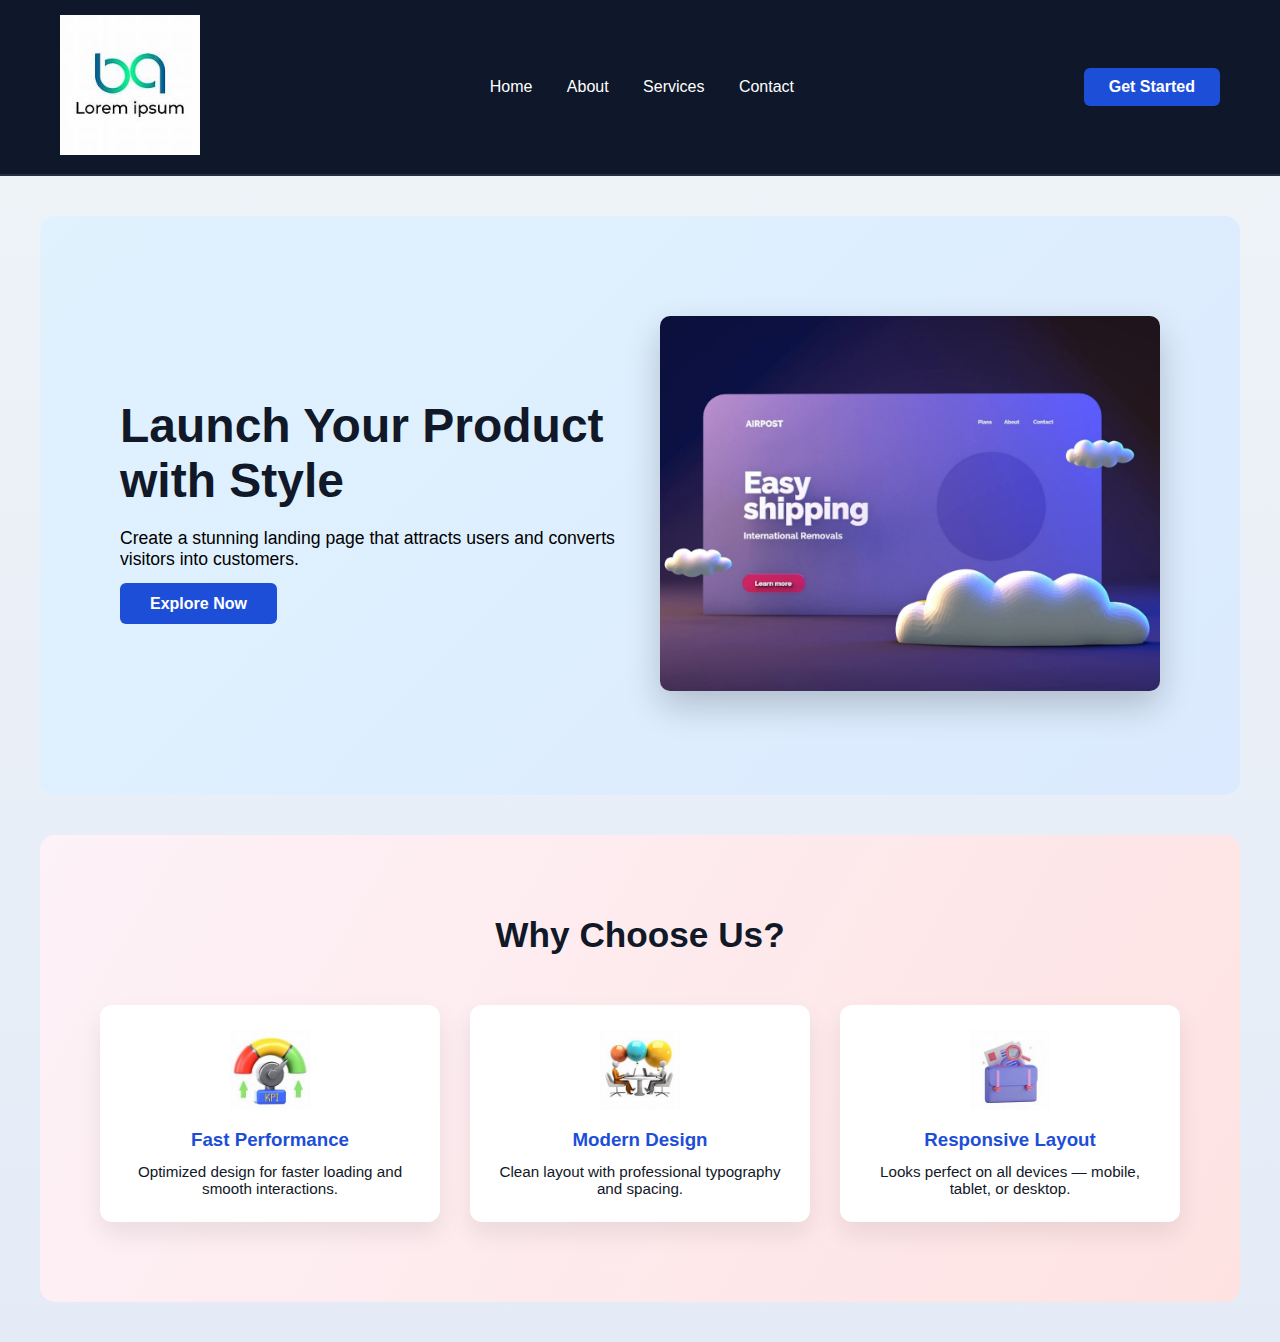
<file: Landing_Page/index.html>
<!DOCTYPE html>
<html lang="en">
<head>
<meta charset="UTF-8">
<meta name="viewport" content="width=device-width, initial-scale=1.0">
<title>Home - Landing Page</title>
<link rel="stylesheet" href="style.css">
</head>
<body>

<header class="navbar">
    <div class="logo">
        <img src="images/logo (1).png" alt="Logo">
    </div>
    <nav class="nav-links">
        <a href="index.html">Home</a>
        <a href="about.html">About</a>
        <a href="services.html">Services</a>
        <a href="contact.html">Contact</a>
    </nav>
    <a href="contact.html" class="btn">Get Started</a>
</header>

<section class="hero">
    <div class="hero-text">
        <h1>Launch Your Product with Style</h1>
        <p>Create a stunning landing page that attracts users and converts visitors into customers.</p>
        <a href="contact.html" class="btn-hero">Explore Now</a>
    </div>
    <div class="hero-image">
        <img src="images/hero-bg.jpg" alt="Hero Image">
    </div>
</section>

<section class="features">
    <h2>Why Choose Us?</h2>
    <div class="feature-grid">
        <div class="feature-card">
            <img src="images/feature1.png" alt="Feature 1">
            <h3>Fast Performance</h3>
            <p>Optimized design for faster loading and smooth interactions.</p>
        </div>
        <div class="feature-card">
            <img src="images/feature2.png" alt="Feature 2">
            <h3>Modern Design</h3>
            <p>Clean layout with professional typography and spacing.</p>
        </div>
        <div class="feature-card">
            <img src="images/feature3.png" alt="Feature 3">
            <h3>Responsive Layout</h3>
            <p>Looks perfect on all devices — mobile, tablet, or desktop.</p>
        </div>
    </div>
</section>

</body>
</html>
</file>
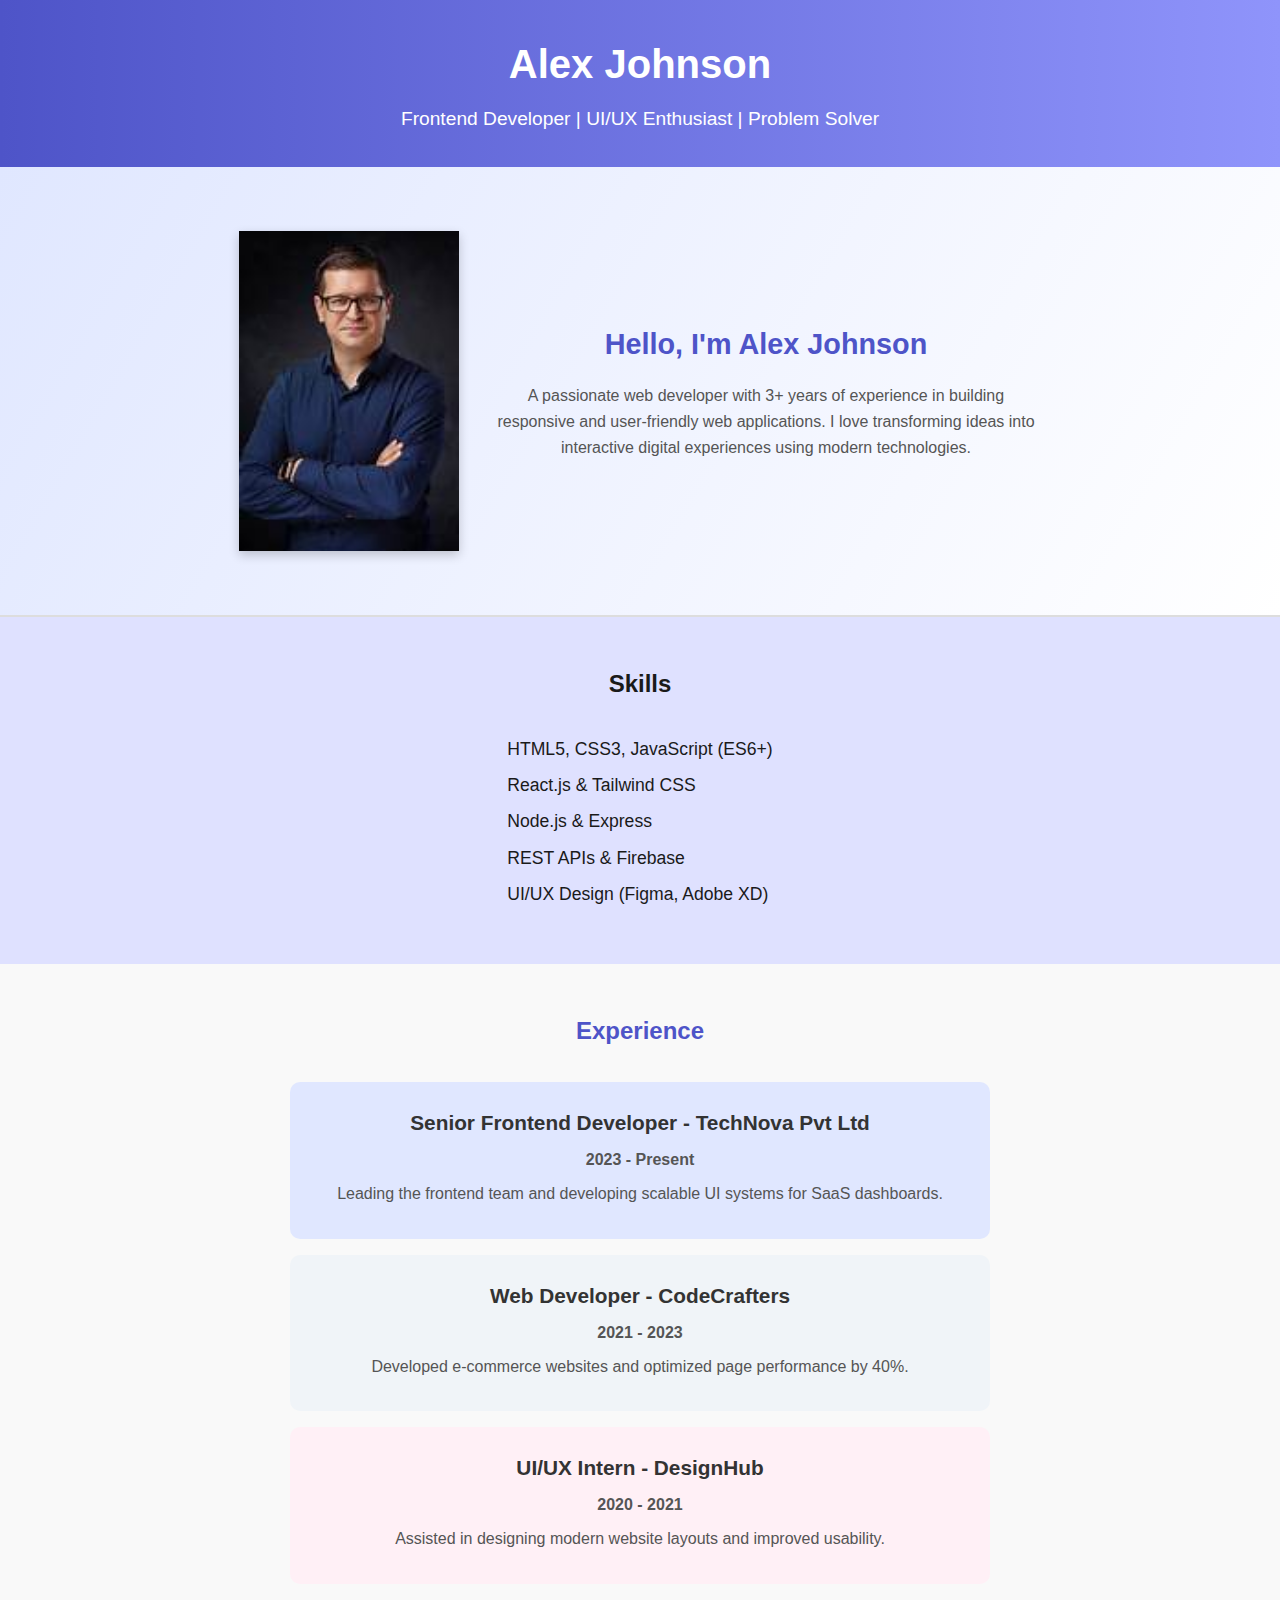
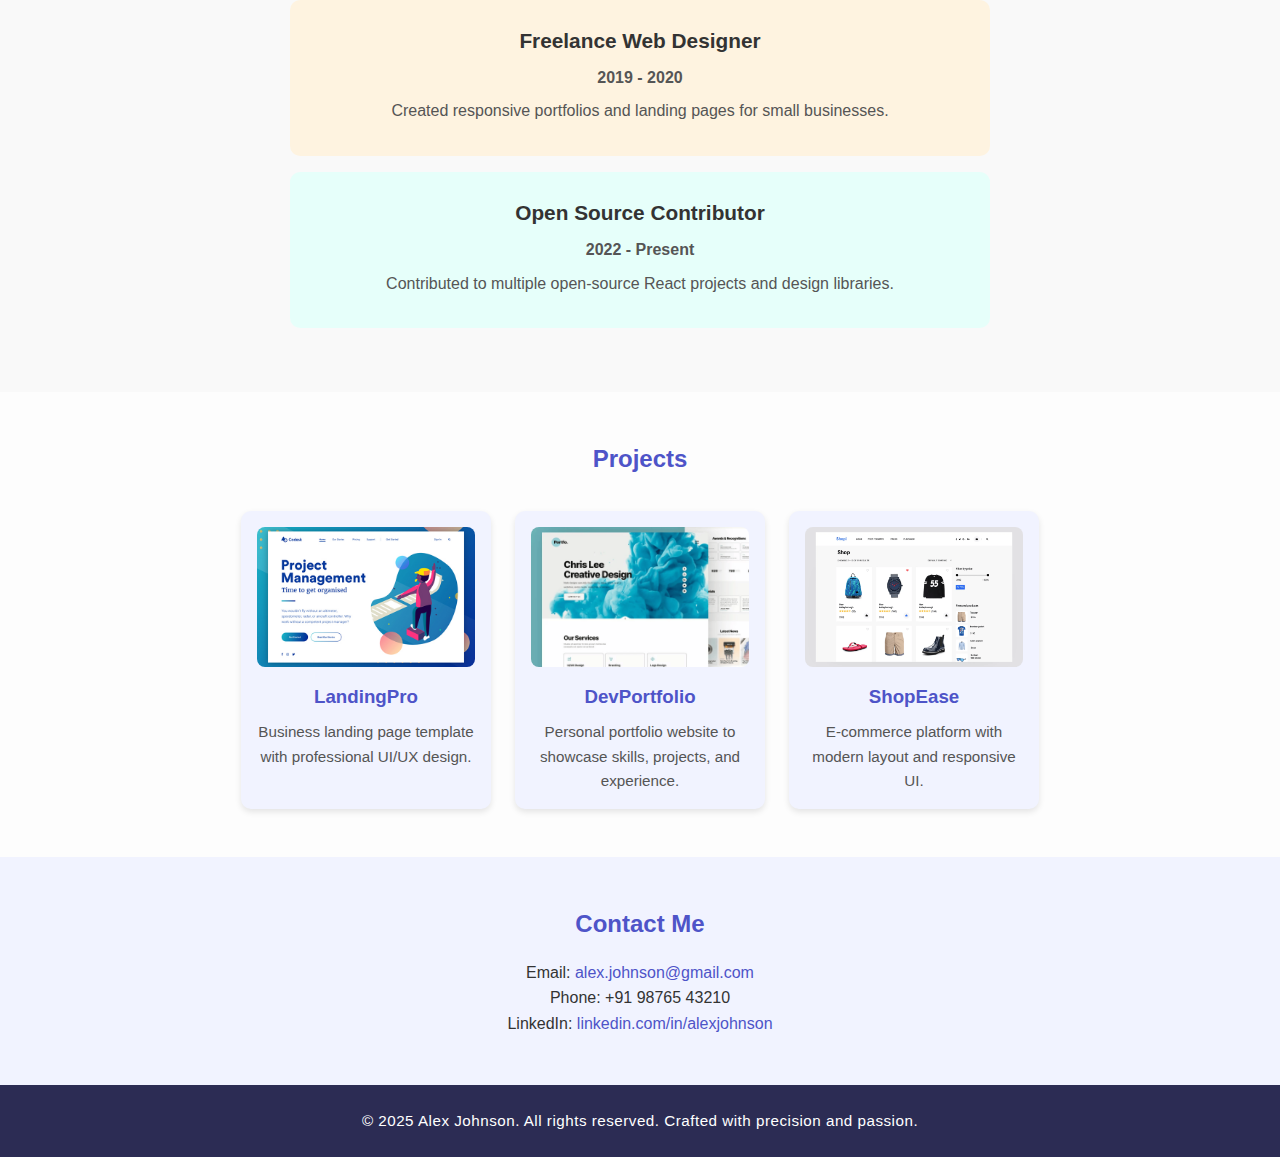
<file: portfolio/index.html>
<!DOCTYPE html>
<html lang="en">
<head>
  <meta charset="UTF-8" />
  <meta name="viewport" content="width=device-width, initial-scale=1.0" />
  <title>Alex Johnson - Portfolio</title>
  <link rel="stylesheet" href="style.css" />
</head>
<body>
  <header>
    <h1>Alex Johnson</h1>
    <p>Frontend Developer | UI/UX Enthusiast | Problem Solver</p>
  </header>

  <!-- Hero Section -->
  <section class="hero">
    <img src="images/profile.png" alt="Alex Johnson">
    <div class="hero-content">
      <h2>Hello, I'm Alex Johnson </h2>
      <p>
        A passionate web developer with 3+ years of experience in building 
        responsive and user-friendly web applications. I love transforming ideas 
        into interactive digital experiences using modern technologies.
      </p>
    </div>
  </section>

  <!-- Skills Section -->
  <section class="skills">
    <h2>Skills</h2>
    <ul>
      <li>HTML5, CSS3, JavaScript (ES6+)</li>
      <li>React.js & Tailwind CSS</li>
      <li>Node.js & Express</li>
      <li>REST APIs & Firebase</li>
      <li>UI/UX Design (Figma, Adobe XD)</li>
    </ul>
  </section>

  <!-- Experience Section -->
  <section class="experience">
    <h2>Experience</h2>

    <div class="exp-item exp-color1">
      <h3>Senior Frontend Developer - TechNova Pvt Ltd</h3>
      <p><strong>2023 - Present</strong></p>
      <p>Leading the frontend team and developing scalable UI systems for SaaS dashboards.</p>
    </div>

    <div class="exp-item exp-color2">
      <h3>Web Developer - CodeCrafters</h3>
      <p><strong>2021 - 2023</strong></p>
      <p>Developed e-commerce websites and optimized page performance by 40%.</p>
    </div>

    <div class="exp-item exp-color3">
      <h3>UI/UX Intern - DesignHub</h3>
      <p><strong>2020 - 2021</strong></p>
      <p>Assisted in designing modern website layouts and improved usability.</p>
    </div>

    <div class="exp-item exp-color4">
      <h3>Freelance Web Designer</h3>
      <p><strong>2019 - 2020</strong></p>
      <p>Created responsive portfolios and landing pages for small businesses.</p>
    </div>

    <div class="exp-item exp-color5">
      <h3>Open Source Contributor</h3>
      <p><strong>2022 - Present</strong></p>
      <p>Contributed to multiple open-source React projects and design libraries.</p>
    </div>
  </section>

  <!-- Projects Section -->
  <section class="projects">
    <h2>Projects</h2>
    <div class="project-grid">
      <div class="project-card">
        <img src="images/project1.png" alt="LandingPro">
        <h3>LandingPro</h3>
        <p>Business landing page template with professional UI/UX design.</p>
      </div>
      <div class="project-card">
        <img src="images/project2.png" alt="DevPortfolio">
        <h3>DevPortfolio</h3>
        <p>Personal portfolio website to showcase skills, projects, and experience.</p>
      </div>
      <div class="project-card">
        <img src="images/project3.png" alt="ShopEase">
        <h3>ShopEase</h3>
        <p>E-commerce platform with modern layout and responsive UI.</p>
      </div>
    </div>
  </section>

  <!-- Contact Section -->
  <section class="contact">
    <h2>Contact Me</h2>
    <p>Email: <a href="mailto:alex.johnson@gmail.com">alex.johnson@gmail.com</a></p>
    <p>Phone: +91 98765 43210</p>
    <p>LinkedIn: <a href="#">linkedin.com/in/alexjohnson</a></p>
  </section>

  <!-- Footer -->
  <footer>
    <p>© 2025 Alex Johnson. All rights reserved. Crafted with precision and passion.</p>
  </footer>
</body>
</html>
</file>
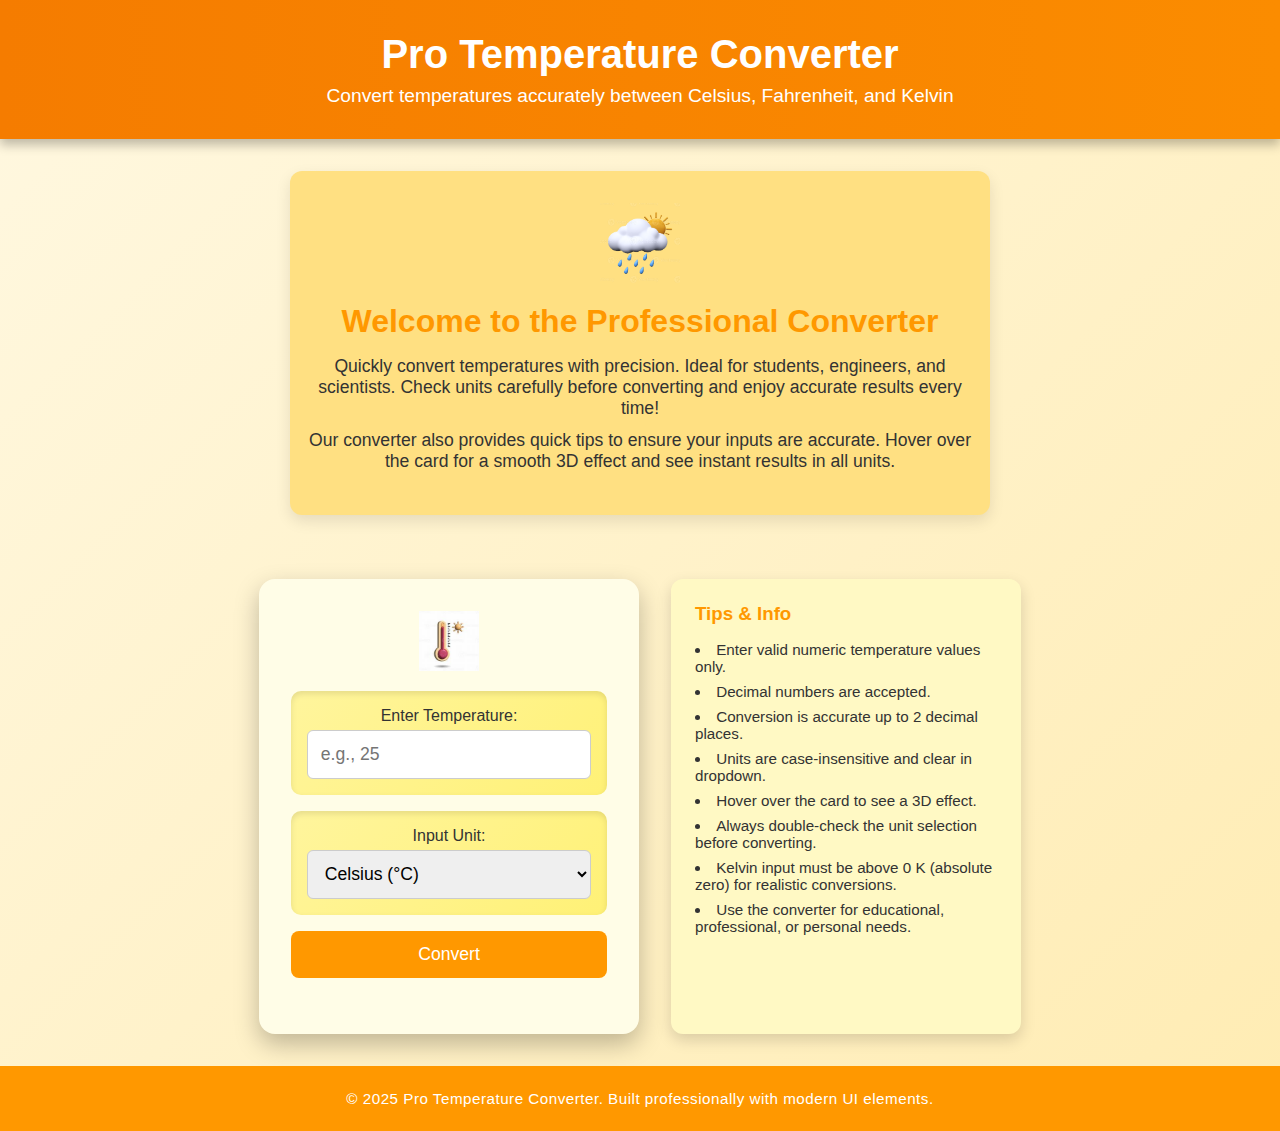
<file: temperature-converter/index.html>
<!DOCTYPE html>
<html lang="en">
<head>
  <meta charset="UTF-8">
  <meta name="viewport" content="width=device-width, initial-scale=1.0">
  <title>Pro Temperature Converter</title>
  <link rel="stylesheet" href="style.css">
</head>
<body>
  <header>
    <h1>Pro Temperature Converter</h1>
    <p>Convert temperatures accurately between Celsius, Fahrenheit, and Kelvin</p>
  </header>

  <main>
    <!-- Intro Section -->
    <section class="intro">
      <img src="images/weather.png" alt="Weather Icon" class="intro-img">
      <h2>Welcome to the Professional Converter</h2>
      <p>
        Quickly convert temperatures with precision. Ideal for students, engineers, and scientists.
        Check units carefully before converting and enjoy accurate results every time!
      </p>
      <p>
        Our converter also provides quick tips to ensure your inputs are accurate. 
        Hover over the card for a smooth 3D effect and see instant results in all units.
      </p>
    </section>

    <!-- Converter Section -->
    <section class="converter-section">
      <div class="converter-card">
        <img src="images/thermometer.png" alt="Thermometer Icon" class="card-img">

        <div class="input-box">
          <label for="tempInput">Enter Temperature:</label>
          <input type="text" id="tempInput" placeholder="e.g., 25">
        </div>

        <div class="unit-box">
          <label for="unitSelect">Input Unit:</label>
          <select id="unitSelect">
            <option value="c">Celsius (°C)</option>
            <option value="f">Fahrenheit (°F)</option>
            <option value="k">Kelvin (K)</option>
          </select>
        </div>

        <button id="convertBtn">Convert</button>

        <div id="result" class="result"></div>
      </div>

      <!-- Tips & Info -->
      <div class="tips">
        <h3>Tips & Info</h3>
        <ul>
          <li>Enter valid numeric temperature values only.</li>
          <li>Decimal numbers are accepted.</li>
          <li>Conversion is accurate up to 2 decimal places.</li>
          <li>Units are case-insensitive and clear in dropdown.</li>
          <li>Hover over the card to see a 3D effect.</li>
          <li>Always double-check the unit selection before converting.</li>
          <li>Kelvin input must be above 0 K (absolute zero) for realistic conversions.</li>
          <li>Use the converter for educational, professional, or personal needs.</li>
        </ul>
      </div>
    </section>
  </main>

  <footer>
    <p>© 2025 Pro Temperature Converter. Built professionally with modern UI elements.</p>
  </footer>

  <script src="script.js"></script>
</body>
</html>
</file>
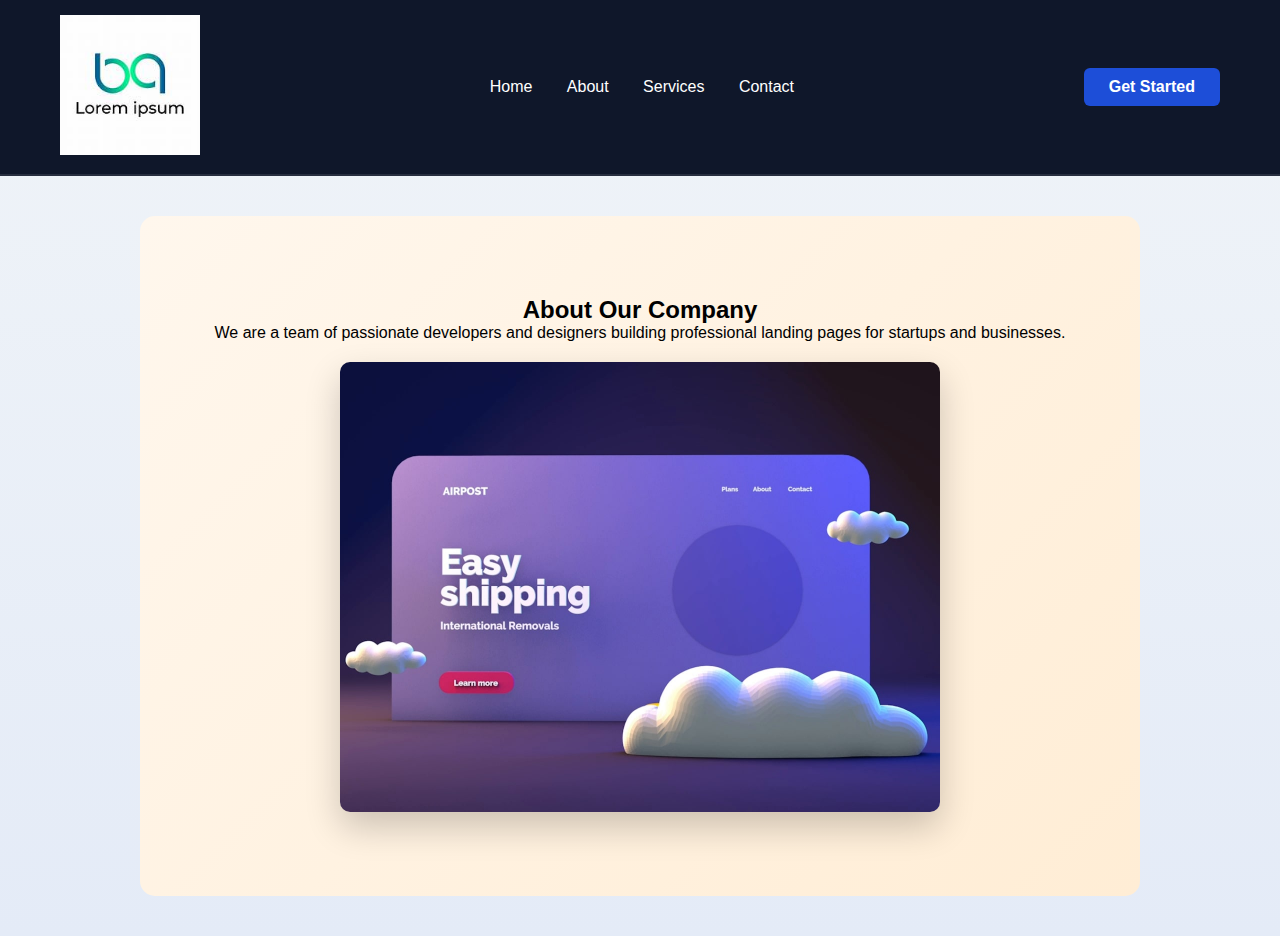
<file: Landing_Page/about.html>
<!DOCTYPE html>
<html lang="en">
<head>
<meta charset="UTF-8">
<meta name="viewport" content="width=device-width, initial-scale=1.0">
<title>About Us</title>
<link rel="stylesheet" href="style.css">
</head>
<body>

<header class="navbar">
    <div class="logo">
        <img src="images/logo (1).png" alt="Logo">
    </div>
    <nav class="nav-links">
        <a href="index.html">Home</a>
        <a href="about.html">About</a>
        <a href="services.html">Services</a>
        <a href="contact.html">Contact</a>
    </nav>
    <a href="contact.html" class="btn">Get Started</a>
</header>

<section class="about" style="padding:80px 60px; text-align:center;">
    <h2>About Our Company</h2>
    <p>We are a team of passionate developers and designers building professional landing pages for startups and businesses.</p>
    <img src="images/hero-bg.jpg" alt="Team Image" style="width:100%; max-width:600px; margin-top:20px; border-radius:10px; box-shadow:0 15px 35px rgba(0,0,0,0.2); transition: transform 0.4s;">
</section>

</body>
</html>
</file>
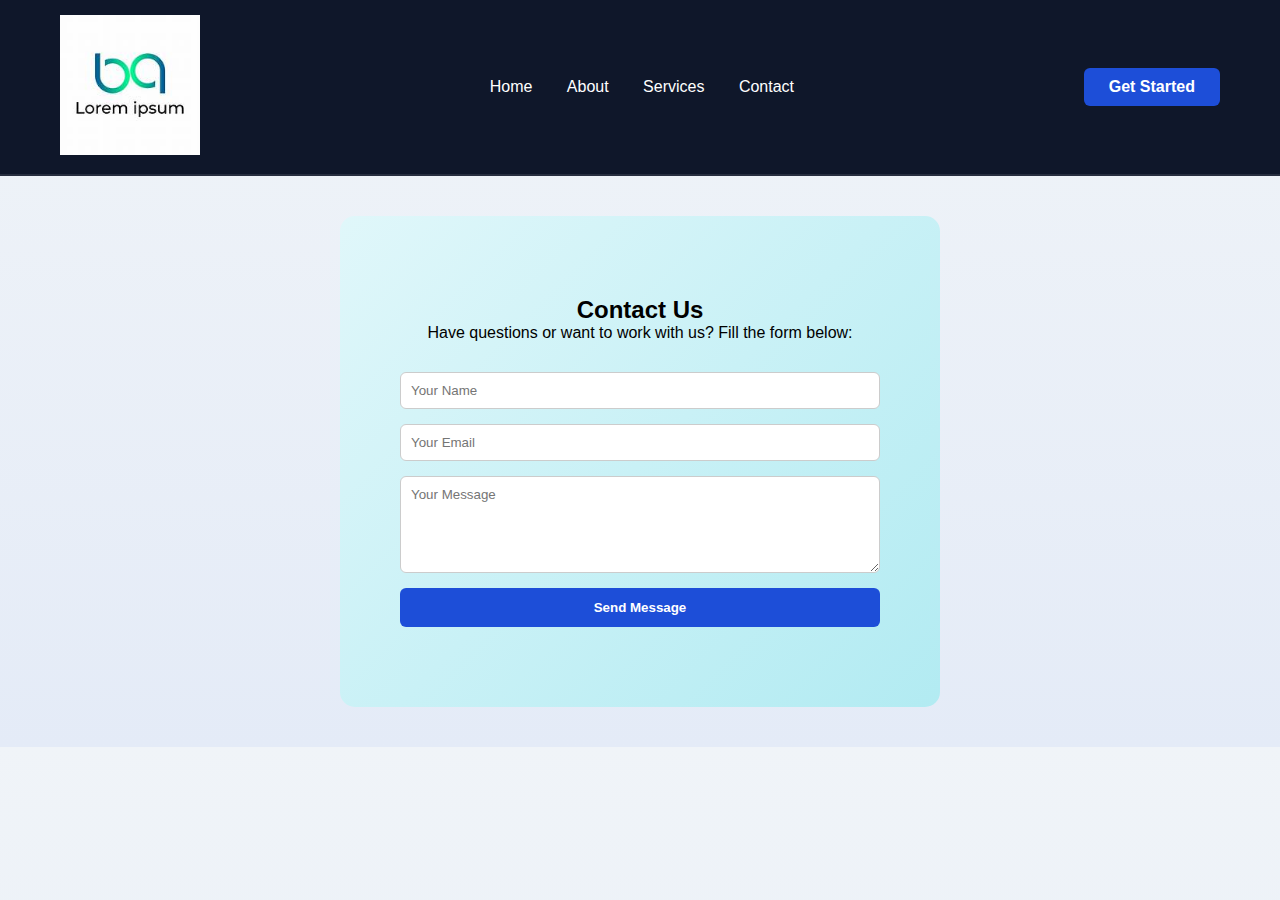
<file: Landing_Page/contact.html>
<!DOCTYPE html>
<html lang="en">
<head>
<meta charset="UTF-8">
<meta name="viewport" content="width=device-width, initial-scale=1.0">
<title>Contact Us</title>
<link rel="stylesheet" href="style.css">
</head>
<body>

<header class="navbar">
    <div class="logo">
        <img src="images/logo (1).png" alt="Logo">
    </div>
    <nav class="nav-links">
        <a href="index.html">Home</a>
        <a href="about.html">About</a>
        <a href="services.html">Services</a>
        <a href="contact.html">Contact</a>
    </nav>
    <a href="contact.html" class="btn">Get Started</a>
</header>

<section class="contact" style="padding:80px 60px; text-align:center;">
    <h2>Contact Us</h2>
    <p>Have questions or want to work with us? Fill the form below:</p>
    <form style="margin-top:30px; max-width:500px; margin-left:auto; margin-right:auto; display:flex; flex-direction:column; gap:15px;">
        <input type="text" placeholder="Your Name" required style="padding:10px; border-radius:6px; border:1px solid #ccc;">
        <input type="email" placeholder="Your Email" required style="padding:10px; border-radius:6px; border:1px solid #ccc;">
        <textarea placeholder="Your Message" rows="5" style="padding:10px; border-radius:6px; border:1px solid #ccc;"></textarea>
        <button type="submit" style="padding:12px; border:none; border-radius:6px; background:var(--primary); color:#fff; font-weight:600; cursor:pointer; transition: transform 0.3s, box-shadow 0.3s;">
            Send Message
        </button>
    </form>
</section>

</body>
</html>
</file>
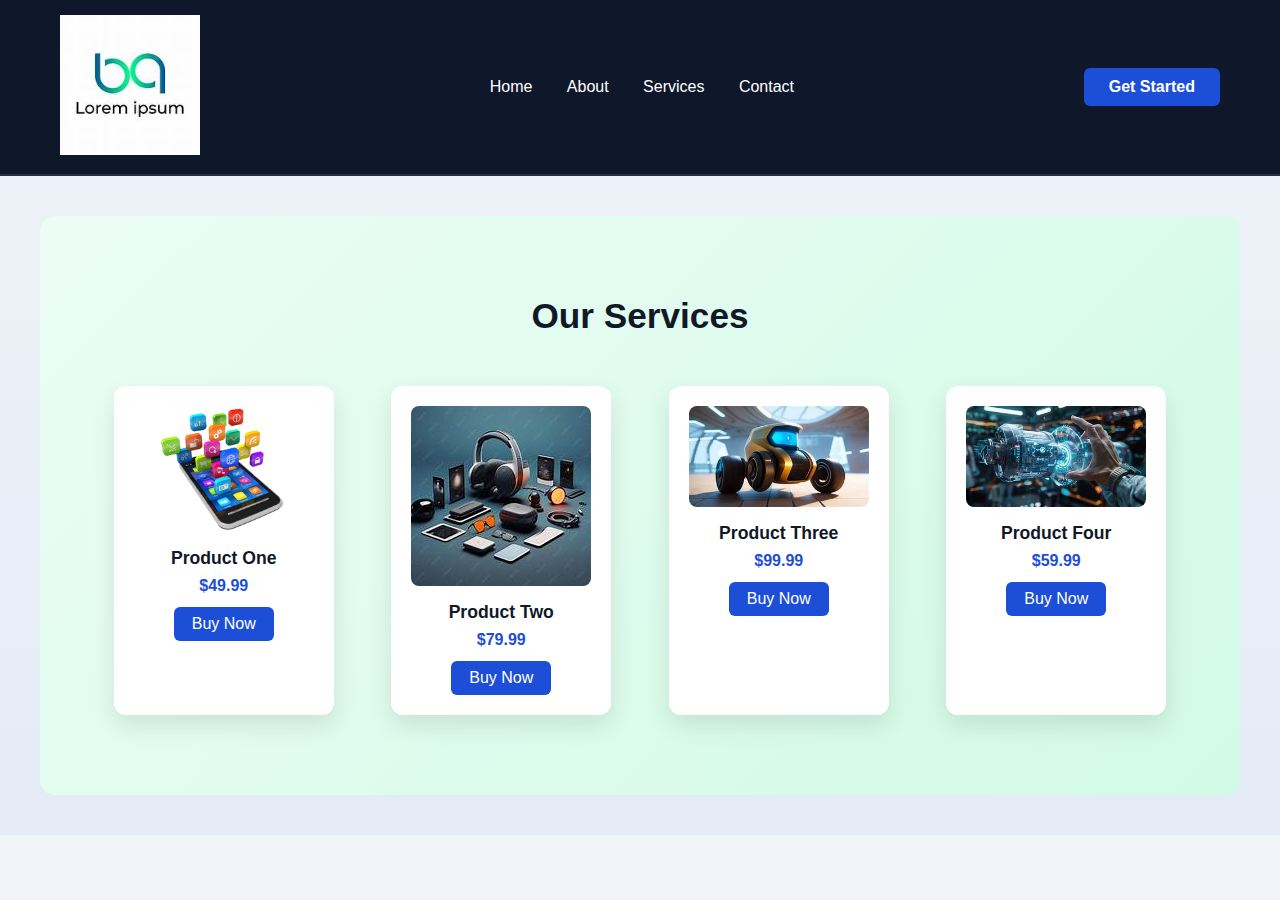
<file: Landing_Page/services.html>
<!DOCTYPE html>
<html lang="en">
<head>
<meta charset="UTF-8">
<meta name="viewport" content="width=device-width, initial-scale=1.0">
<title>Services</title>
<link rel="stylesheet" href="style.css">
</head>
<body>

<header class="navbar">
    <div class="logo">
        <img src="images/logo (1).png" alt="Logo">
    </div>
    <nav class="nav-links">
        <a href="index.html">Home</a>
        <a href="about.html">About</a>
        <a href="services.html">Services</a>
        <a href="contact.html">Contact</a>
    </nav>
    <a href="contact.html" class="btn">Get Started</a>
</header>

<section class="products">
    <h2>Our Services</h2>
    <div class="product-grid">
        <div class="product-card">
            <img src="images/product1.png" alt="Product 1">
            <h3>Product One</h3>
            <p>$49.99</p>
            <a href="contact.html" class="btn-product">Buy Now</a>
        </div>
        <div class="product-card">
            <img src="images/product2.png" alt="Product 2">
            <h3>Product Two</h3>
            <p>$79.99</p>
            <a href="contact.html" class="btn-product">Buy Now</a>
        </div>
        <div class="product-card">
            <img src="images/product3.png" alt="Product 3">
            <h3>Product Three</h3>
            <p>$99.99</p>
            <a href="contact.html" class="btn-product">Buy Now</a>
        </div>
        <div class="product-card">
            <img src="images/product4.png" alt="Product 4">
            <h3>Product Four</h3>
            <p>$59.99</p>
            <a href="contact.html" class="btn-product">Buy Now</a>
        </div>
    </div>
</section>

</body>
</html>
</file>
<file: portfolio/style.css>
* {
  margin: 0;
  padding: 0;
  box-sizing: border-box;
  font-family: "Poppins", sans-serif;
}

body {
  background-color: #f9f9f9;
  color: #333;
  line-height: 1.6;
}

header {
  background: linear-gradient(90deg, #4e54c8, #8f94fb);
  color: white;
  text-align: center;
  padding: 2rem 1rem;
  box-shadow: 0 4px 6px rgba(0,0,0,0.1);
}

header h1 {
  font-size: 2.5rem;
}

header p {
  font-size: 1.2rem;
  margin-top: 0.5rem;
}

/* Hero Section */
.hero {
  display: flex;
  align-items: center;
  justify-content: center;
  flex-wrap: wrap;
  padding: 3rem 1rem;
  background: linear-gradient(120deg, #e0e7ff, #ffffff);
  border-bottom: 2px solid #ddd;
}

.hero img {
  width: 220px;
  height: 320px;
  object-fit: cover;
  margin: 1rem;
  box-shadow: 0 4px 10px rgba(0,0,0,0.2);
}

.hero-content {
  max-width: 550px;
  margin: 1rem;
  text-align: center;
}

.hero-content h2 {
  font-size: 1.8rem;
  margin-bottom: 1rem;
  color: #4e54c8;
}

.hero-content p {
  font-size: 1rem;
  color: #555;
}

/* Skills Section */
.skills {
  background-color: #dfe1ff; /* light background */
  padding: 3rem 1rem;
  text-align: center;
  color: #1a1a1a; /* dark text */
}

.skills h2 {
  color: #1a1a1a;
  margin-bottom: 1.5rem;
}

.skills ul {
  list-style: none;
  display: inline-block;
  text-align: left;
}

.skills li {
  margin: 0.5rem 0;
  font-size: 1.1rem;
}

/* Experience Section */
.experience {
  padding: 3rem 1rem;
  text-align: center;
}

.experience h2 {
  color: #4e54c8;
  margin-bottom: 2rem;
}

.exp-item {
  padding: 1.5rem;
  border-radius: 10px;
  margin: 1rem auto;
  width: 80%;
  max-width: 700px;
  color: #333;
  text-align: center;
}

.exp-color1 { background-color: #e0e7ff; }
.exp-color2 { background-color: #f0f4f8; }
.exp-color3 { background-color: #fff0f6; }
.exp-color4 { background-color: #fef3e0; }
.exp-color5 { background-color: #e6fffa; }

.exp-item h3 {
  font-size: 1.3rem;
  margin-bottom: 0.5rem;
}

.exp-item p {
  margin: 0.5rem 0;
  color: #555;
}

/* Projects Section */
.projects {
  background-color: #fdfdfd;
  padding: 3rem 1rem;
  text-align: center;
}

.projects h2 {
  color: #4e54c8;
  margin-bottom: 2rem;
}

.project-grid {
  display: flex;
  flex-wrap: wrap;
  justify-content: center;
  gap: 1.5rem;
}

.project-card {
  background: #f1f3ff;
  padding: 1rem;
  width: 250px;
  border-radius: 10px;
  box-shadow: 0 3px 6px rgba(0,0,0,0.1);
  transition: transform 0.3s;
}

.project-card img {
  width: 100%;
  height: 140px;
  object-fit: cover;
  border-radius: 8px;
  margin-bottom: 0.5rem;
}

.project-card h3 {
  color: #4e54c8;
  margin-bottom: 0.5rem;
}

.project-card p {
  font-size: 0.95rem;
  color: #555;
}

.project-card:hover {
  transform: translateY(-5px);
}

/* Contact Section */
.contact {
  background-color: #f1f3ff;
  padding: 3rem 1rem;
  text-align: center;
}

.contact h2 {
  color: #4e54c8;
  margin-bottom: 1rem;
}

.contact a {
  color: #4e54c8;
  text-decoration: none;
}

.contact a:hover {
  text-decoration: underline;
}

/* Footer */
footer {
  background-color: #2c2c54;
  color: white;
  text-align: center;
  padding: 1.5rem 1rem;
  font-size: 0.95rem;
  letter-spacing: 0.5px;
}
</file>
<file: temperature-converter/style.css>
* {
  margin: 0;
  padding: 0;
  box-sizing: border-box;
  font-family: "Poppins", sans-serif;
}

body {
  background: linear-gradient(135deg, #fff8e1, #ffecb3); /* Yellowish gradient */
  color: #333;
  min-height: 100vh;
  display: flex;
  flex-direction: column;
}

header {
  text-align: center;
  padding: 2rem 1rem;
  background: linear-gradient(90deg, #f57c00, #fb8c00); /* darker warm orange shade */
  color: white;
  box-shadow: 0 6px 10px rgba(0,0,0,0.25);
}

header h1 {
  font-size: 2.5rem;
  margin-bottom: 0.5rem;
}

header p {
  font-size: 1.2rem;
}

/* Intro Section */
.intro {
  padding: 2rem 1rem;
  text-align: center;
  max-width: 700px;
  margin: 2rem auto;
  background: #ffe082; /* slightly darker yellow for image visibility */
  border-radius: 12px;
  box-shadow: 0 6px 15px rgba(0,0,0,0.1);
}

.intro-img {
  width: 80px;
  margin-bottom: 1rem;
}

.intro h2 {
  font-size: 2rem;
  color: #ff9800;
  margin-bottom: 1rem;
}

.intro p {
  font-size: 1.1rem;
  color: #333;
  margin-bottom: 0.7rem;
}

/* Converter Section */
.converter-section {
  display: flex;
  justify-content: center;
  flex-wrap: wrap;
  padding: 2rem 1rem;
  gap: 2rem;
}

/* Converter Card 3D */
.converter-card {
  background: #fffde7;
  padding: 2rem;
  border-radius: 16px;
  width: 380px;
  box-shadow: 0 10px 25px rgba(0,0,0,0.25);
  transition: transform 0.3s, box-shadow 0.3s;
  text-align: center;
}

.converter-card:hover {
  transform: translateY(-10px);
  box-shadow: 0 15px 35px rgba(0,0,0,0.3);
}

.card-img {
  width: 60px;
  margin-bottom: 1rem;
}

/* Input Box */
.input-box, .unit-box {
  background: linear-gradient(135deg, #fff59d, #fff176); /* warm yellow input */
  padding: 1rem;
  border-radius: 10px;
  margin-bottom: 1rem;
  box-shadow: inset 0 3px 6px rgba(0,0,0,0.1);
}

.input-box label, .unit-box label {
  display: block;
  font-weight: 500;
  margin-bottom: 0.3rem;
}

.input-box input, .unit-box select {
  width: 100%;
  padding: 0.8rem;
  border-radius: 6px;
  border: 1px solid #ccc;
  font-size: 1.1rem;
  outline: none;
  transition: border 0.3s;
}

.input-box input:focus, .unit-box select:focus {
  border: 2px solid #ff9800;
}

/* Button */
.converter-card button {
  width: 100%;
  padding: 0.8rem;
  font-size: 1.1rem;
  border: none;
  border-radius: 8px;
  background: #ff9800;
  color: white;
  cursor: pointer;
  transition: background 0.3s, transform 0.3s;
}

.converter-card button:hover {
  background: #fb8c00;
  transform: translateY(-3px);
}

.result {
  margin-top: 1.5rem;
  font-size: 1.2rem;
  font-weight: 600;
  color: #ff6f00;
}

/* Tips Section */
.tips {
  max-width: 350px;
  background: #fff9c4;
  padding: 1.5rem;
  border-radius: 12px;
  box-shadow: 0 6px 15px rgba(0,0,0,0.15);
}

.tips h3 {
  color: #ff9800;
  margin-bottom: 1rem;
}

.tips ul {
  list-style: disc inside;
  max-height: 450px; /* keep box length same */
  overflow-y: auto;
}

.tips li {
  margin-bottom: 0.5rem;
  font-size: 0.95rem;
}

/* Footer */
footer {
  background-color: #ff9800;
  color: white;
  text-align: center;
  padding: 1.5rem;
  font-size: 0.95rem;
  letter-spacing: 0.5px;
}

/* Responsive */
@media(max-width: 768px){
  .converter-section{
    flex-direction: column;
    align-items: center;
  }
}
</file>
<file: Landing_Page/style.css>
/* RESET */
* {
    margin: 0;
    padding: 0;
    box-sizing: border-box;
    font-family: 'Poppins', sans-serif;
}

/* COLORS */
:root {
    --primary: #1D4ED8;
    --secondary: #0F172A;
    --light: #F8FAFC;
    --text: #111827;
}

/* GLOBAL BODY BACKGROUND */
body {
    background: linear-gradient(180deg, #F0F4F8 0%, #E4EBF7 100%);
}

/* NAVBAR */
.navbar {
    display: flex;
    justify-content: space-between;
    align-items: center;
    padding: 15px 60px;
    background: var(--secondary);
    color: #fff;
    position: sticky;
    top: 0;
    z-index: 100;
    border-bottom: 2px solid rgba(255,255,255,0.1);
}

.navbar .logo img {
    width: 140px;
    transition: transform 0.3s;
}

.navbar .logo img:hover {
    transform: scale(1.05);
}

.nav-links a {
    text-decoration: none;
    color: #fff;
    margin: 0 15px;
    font-weight: 500;
    transition: color 0.3s, transform 0.3s;
}

.nav-links a:hover {
    color: var(--primary);
    transform: translateY(-2px);
}

.navbar .btn {
    padding: 10px 25px;
    background: var(--primary);
    color: #fff;
    text-decoration: none;
    border-radius: 6px;
    font-weight: 600;
    transition: transform 0.3s, box-shadow 0.3s;
}

.navbar .btn:hover {
    transform: translateY(-3px);
    box-shadow: 0 10px 25px rgba(0,0,0,0.25);
}

/* HERO (Home Only) */
.hero {
    display: flex;
    flex-wrap: wrap;
    align-items: center;
    justify-content: center;
    padding: 100px 60px;
    gap: 40px;
    background: linear-gradient(135deg, #E0F2FE, #DBEAFE); /* soft blue gradient */
    border-radius: 15px;
    margin: 40px auto;
    max-width: 1200px;
}

.hero-text {
    max-width: 500px;
    transition: transform 0.3s;
}

.hero-text:hover {
    transform: translateY(-5px);
}

.hero-text h1 {
    font-size: 3rem;
    color: var(--text);
    margin-bottom: 20px;
}

.hero-text p {
    font-size: 1.1rem;
    margin-bottom: 25px;
}

.btn-hero {
    padding: 12px 30px;
    background: var(--primary);
    color: #fff;
    text-decoration: none;
    border-radius: 6px;
    font-weight: 600;
    transition: transform 0.3s, box-shadow 0.3s;
}

.btn-hero:hover {
    transform: translateY(-4px);
    box-shadow: 0 12px 30px rgba(0,0,0,0.25);
}

.hero-image img {
    width: 500px;
    border-radius: 10px;
    box-shadow: 0 15px 35px rgba(0,0,0,0.2);
    transition: transform 0.4s, box-shadow 0.4s;
}

.hero-image img:hover {
    transform: scale(1.03);
    box-shadow: 0 25px 50px rgba(0,0,0,0.3);
}

/* FEATURES (Home Only) */
.features {
    padding: 80px 60px;
    text-align: center;
    background: linear-gradient(120deg, #FDF2F8, #FEE2E2); /* soft pink gradient */
    border-radius: 15px;
    margin: 40px auto;
    max-width: 1200px;
}

.features h2 {
    font-size: 2.2rem;
    margin-bottom: 50px;
    color: var(--text);
}

.feature-grid {
    display: grid;
    grid-template-columns: repeat(auto-fit, minmax(250px, 1fr));
    gap: 30px;
    justify-items: center;
}

.feature-card {
    background: #fff;
    padding: 25px;
    border-radius: 12px;
    box-shadow: 0 12px 25px rgba(0,0,0,0.08);
    transition: transform 0.4s, box-shadow 0.4s;
    text-align: center;
}

.feature-card img {
    width: 80px;
    margin-bottom: 15px;
}

.feature-card h3 {
    margin-bottom: 12px;
    color: var(--primary);
}

.feature-card p {
    color: var(--text);
    font-size: 0.95rem;
}

.feature-card:hover {
    transform: translateY(-15px) rotateY(8deg);
    box-shadow: 0 25px 45px rgba(0,0,0,0.2);
}

/* PRODUCTS (Services Page) */
.products {
    padding: 80px 60px;
    text-align: center;
    background: linear-gradient(135deg, #ECFDF5, #D1FAE5); /* soft green tint */
    border-radius: 15px;
    margin: 40px auto;
    max-width: 1200px;
}

.products h2 {
    font-size: 2.2rem;
    margin-bottom: 50px;
    color: var(--text);
}

.product-grid {
    display: grid;
    grid-template-columns: repeat(auto-fit, minmax(220px, 1fr));
    gap: 30px;
    justify-items: center;
}

.product-card {
    background: #fff;
    padding: 20px;
    border-radius: 12px;
    box-shadow: 0 10px 25px rgba(0,0,0,0.1);
    transition: transform 0.4s, box-shadow 0.4s;
    width: 220px;
    text-align: center;
}

.product-card img {
    width: 100%;
    border-radius: 8px;
    margin-bottom: 12px;
    transition: transform 0.4s;
}

.product-card:hover {
    transform: translateY(-10px);
    box-shadow: 0 25px 50px rgba(0,0,0,0.2);
}

.product-card:hover img {
    transform: scale(1.05);
}

.product-card h3 {
    margin-bottom: 8px;
    color: var(--text);
    font-size: 1.1rem;
}

.product-card p {
    color: var(--primary);
    font-weight: 600;
    margin-bottom: 12px;
}

.btn-product {
    display: inline-block;
    padding: 8px 18px;
    background: var(--primary);
    color: #fff;
    text-decoration: none;
    font-weight: 500;
    border-radius: 6px;
    transition: transform 0.3s, box-shadow 0.3s;
}

.btn-product:hover {
    transform: translateY(-3px);
    box-shadow: 0 10px 25px rgba(0,0,0,0.25);
}

/* ABOUT PAGE */
.about {
    padding: 80px 60px;
    text-align: center;
    background: linear-gradient(135deg, #FFF7ED, #FFEDD5); /* soft orange gradient */
    border-radius: 15px;
    margin: 40px auto;
    max-width: 1000px;
}

.about img {
    transition: transform 0.4s, box-shadow 0.4s;
}

.about img:hover {
    transform: scale(1.03);
    box-shadow: 0 25px 50px rgba(0,0,0,0.25);
}

/* CONTACT FORM */
.contact {
    padding: 80px 60px;
    text-align: center;
    background: linear-gradient(135deg, #E0F7FA, #B2EBF2); /* soft cyan gradient */
    border-radius: 15px;
    margin: 40px auto;
    max-width: 600px;
}

.contact input, .contact textarea {
    width: 100%;
    padding: 10px;
    border-radius: 6px;
    border: 1px solid #ccc;
    transition: transform 0.3s, box-shadow 0.3s;
}

.contact input:focus, .contact textarea:focus {
    outline: none;
    transform: translateY(-2px);
    box-shadow: 0 8px 20px rgba(0,0,0,0.15);
}

.contact button {
    transition: transform 0.3s, box-shadow 0.3s;
}

.contact button:hover {
    transform: translateY(-3px);
    box-shadow: 0 10px 25px rgba(0,0,0,0.25);
}

/* RESPONSIVE */
@media(max-width: 1024px){
    .hero-image img {
        width: 100%;
        max-width: 400px;
    }
}

@media(max-width: 768px){
    .navbar {
        flex-direction: column;
        gap: 15px;
        padding: 15px 20px;
    }

    .hero {
        flex-direction: column;
        padding: 80px 20px;
    }

    .hero-text {
        text-align: center;
    }

    .feature-grid, .product-grid {
        grid-template-columns: repeat(auto-fit, minmax(200px, 1fr));
    }
}
</file>
